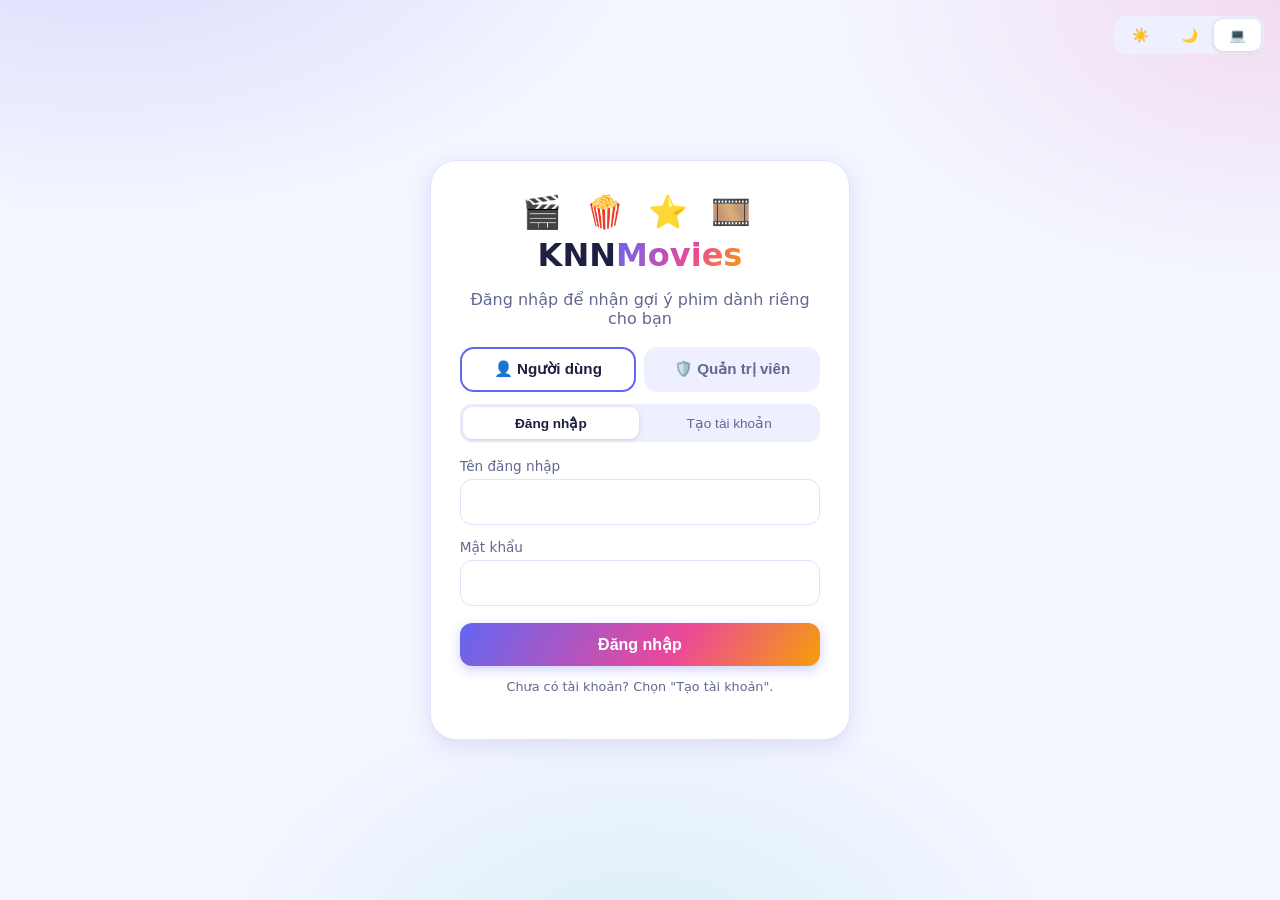
<file: templates/login.html>
<!doctype html>
<html lang="vi">
<head>
  <meta charset="utf-8">
  <meta name="viewport" content="width=device-width,initial-scale=1">
  <title>Đăng nhập – KNN Movies</title>
  <script src="/static/theme.js"></script>
  <link rel="stylesheet" href="/static/style.css">
</head>
<body class="login-body">
  <div class="seg floating" id="themeSeg" role="group" aria-label="Giao diện">
    <button type="button" data-t="light" title="Sáng">☀️</button>
    <button type="button" data-t="dark" title="Tối">🌙</button>
    <button type="button" data-t="system" title="Theo hệ thống">💻</button>
  </div>
  <main class="login-card">
    <div class="login-art">🎬 🍿 ⭐ 🎞️</div>
    <h1>KNN<span class="grad">Movies</span></h1>
    <p class="dim center">Đăng nhập để nhận gợi ý phim dành riêng cho bạn</p>

    <div class="roletabs" role="tablist">
      <button type="button" class="on" data-role="user" role="tab">👤 Người dùng</button>
      <button type="button" data-role="admin" role="tab">🛡️ Quản trị viên</button>
    </div>

    <div class="seg modeseg" id="modeSeg">
      <button type="button" class="on" data-mode="login">Đăng nhập</button>
      <button type="button" data-mode="register">Tạo tài khoản</button>
    </div>

    <form id="form" novalidate>
      <label>Tên đăng nhập <input id="username" autocomplete="username" maxlength="64" required></label>
      <label>Mật khẩu <input id="password" type="password" autocomplete="current-password" maxlength="128" required></label>
      <label id="confirmWrap" hidden>Nhập lại mật khẩu <input id="confirm" type="password" autocomplete="new-password" maxlength="128"></label>
      <button class="btn wide" id="submit" type="submit">Đăng nhập</button>
      <p id="msg" class="msg" role="alert" hidden></p>
    </form>
    <p class="dim center small" id="hint"></p>
  </main>
  <script src="/static/login.js"></script>
</body>
</html>
</file>
<file: static/style.css>
:root{--bg:#f3f5ff;--panel:#fff;--panel2:#eef0ff;--text:#1d2040;--dim:#626890;--line:#e0e4fb;--hover:#eceeff;
--a:#6366f1;--b:#ec4899;--c:#14b8a6;--d:#f59e0b;--shadow:0 6px 20px rgba(80,90,200,.14);--grad:linear-gradient(120deg,#6366f1,#ec4899 60%,#f59e0b)}
:root[data-theme=dark]{--bg:#0d0e1c;--panel:#171934;--panel2:#20234a;--text:#eef0ff;--dim:#a0a6cf;--line:#2a2e58;--hover:#262a52;
--shadow:0 6px 20px rgba(0,0,0,.45);color-scheme:dark}
*{box-sizing:border-box}
body{margin:0;color:var(--text);font-family:system-ui,-apple-system,"Segoe UI",Roboto,sans-serif;min-height:100vh;
background:radial-gradient(900px 500px at 8% -10%,rgba(99,102,241,.18),transparent 60%),radial-gradient(800px 500px at 100% 0,rgba(236,72,153,.15),transparent 55%),
radial-gradient(700px 500px at 50% 110%,rgba(20,184,166,.12),transparent 60%),var(--bg);background-attachment:fixed}
.grad{background:var(--grad);-webkit-background-clip:text;background-clip:text;color:transparent}
.dim{color:var(--dim)}.small{font-size:.8rem}.center{text-align:center}.spacer{flex:1}[hidden]{display:none!important}
/* thanh trên */
.nav{position:sticky;top:0;z-index:20;display:flex;align-items:center;gap:.8rem;padding:.7rem 1.2rem;
background:color-mix(in srgb,var(--panel) 82%,transparent);backdrop-filter:blur(10px);border-bottom:1px solid var(--line)}
.logo{font-weight:800;font-size:1.3rem}.icon{background:var(--panel2);border:0;color:var(--text);width:42px;height:42px;border-radius:12px;font-size:1.3rem;cursor:pointer}
.icon:hover{background:var(--hover)}.rolechip{background:var(--grad);color:#fff;border-radius:999px;padding:.2rem .8rem;font-size:.8rem;font-weight:600}
/* menu trượt */
.overlay{position:fixed;inset:0;background:rgba(10,12,40,.5);z-index:40}
.drawer{position:fixed;top:0;left:0;bottom:0;width:290px;max-width:86vw;z-index:45;background:var(--panel);border-right:1px solid var(--line);
padding:1.2rem;display:flex;flex-direction:column;gap:1.2rem;transform:translateX(-105%);transition:transform .25s ease;box-shadow:var(--shadow);overflow-y:auto}
.drawer.open{transform:none}.who{display:flex;gap:.8rem;align-items:center}
.avatar{width:46px;height:46px;border-radius:50%;background:var(--grad);color:#fff;display:flex;align-items:center;justify-content:center;font-weight:800;font-size:1.2rem}
.side{display:flex;flex-direction:column;gap:.3rem}.side button{background:none;border:0;color:var(--text);text-align:left;padding:.7rem .9rem;border-radius:12px;font-size:1rem;cursor:pointer}
.side button:hover{background:var(--hover)}.side button.on{background:var(--grad);color:#fff}
.side b{background:var(--b);color:#fff;border-radius:999px;padding:0 .5rem;font-size:.78rem;margin-left:.3rem}
.theme{display:flex;flex-direction:column;gap:.5rem;margin-top:auto}
.seg{display:flex;background:var(--panel2);border-radius:12px;padding:3px;gap:2px}.seg button{flex:1;background:none;border:0;color:var(--dim);padding:.5rem .4rem;border-radius:9px;cursor:pointer;font-size:.85rem}
.seg button.on{background:var(--panel);color:var(--text);box-shadow:0 1px 4px rgba(0,0,0,.15);font-weight:600}
/* nội dung */
main{padding:1.2rem 1.4rem 2.5rem;max-width:1400px;margin:auto}.view[hidden]{display:none}
h2{margin:.4rem 0}.hero{padding:2.2rem 2rem;border-radius:22px;background:var(--grad);color:#fff;margin-bottom:1.4rem;box-shadow:var(--shadow)}
.hero h1{margin:0 0 .4rem;font-size:2.2rem}.hero p{margin:0 0 1.2rem;opacity:.95}
.search{position:relative;max-width:560px}
input,select{width:100%;padding:.8rem 1rem;border-radius:12px;border:1px solid var(--line);background:var(--panel);color:var(--text);font-size:1rem}
input:focus,select:focus{outline:2px solid var(--a);outline-offset:1px}
.sugbox{position:absolute;left:0;right:0;top:110%;background:var(--panel);color:var(--text);border:1px solid var(--line);border-radius:12px;overflow:hidden;z-index:30;box-shadow:var(--shadow)}
.sug{padding:.6rem 1rem;cursor:pointer}.sug:hover{background:var(--hover)}
.row h3{margin:1.4rem 0 .6rem}.scroll{display:flex;gap:.9rem;overflow-x:auto;padding:.3rem .2rem .8rem;scrollbar-width:thin}
.card{flex:0 0 165px;background:var(--panel);border-radius:16px;overflow:hidden;cursor:pointer;transition:transform .15s,box-shadow .15s;box-shadow:0 2px 8px rgba(80,90,200,.1);border:1px solid var(--line)}
.card:hover{transform:translateY(-4px) scale(1.03);box-shadow:var(--shadow)}
.poster{position:relative;height:215px;display:flex;align-items:center;justify-content:center}.poster .em{font-size:3.4rem;filter:drop-shadow(0 3px 6px rgba(0,0,0,.3))}
.poster img{position:absolute;inset:0;width:100%;height:100%;object-fit:cover}
.meta{padding:.6rem .7rem .8rem}.meta .t{font-weight:700;font-size:.92rem;line-height:1.2}.meta .y{color:var(--dim);font-size:.75rem;margin-top:.2rem}
.badge{margin-top:.35rem;font-size:.78rem;font-weight:700;color:var(--a)}.note{font-size:.7rem;color:var(--dim);margin-top:.15rem}
.grid{display:flex;flex-wrap:wrap;gap:.9rem;margin-top:1rem}
.btn{background:var(--grad);color:#fff;border:0;padding:.75rem 1.4rem;border-radius:12px;font-size:1rem;font-weight:600;cursor:pointer;box-shadow:0 4px 12px rgba(99,102,241,.3)}
.btn:hover{filter:brightness(1.07)}.btn:disabled{opacity:.6;cursor:wait}.btn.ghost{background:var(--panel2);color:var(--text);box-shadow:none}.btn.on{outline:3px solid var(--c)}.btn.wide{width:100%}
.chips{margin:1rem 0;line-height:2.3}.chip{display:inline-block;background:var(--panel2);border-radius:999px;padding:.15rem .75rem;margin:0 .3rem .3rem 0;font-size:.85rem;cursor:pointer}
.chip:hover{background:var(--hover)}.form{display:flex;flex-wrap:wrap;gap:1rem;align-items:end;margin:1rem 0}.form label{display:flex;flex-direction:column;gap:.3rem;color:var(--dim);font-size:.85rem}
.modal-bg{position:fixed;inset:0;background:rgba(10,12,40,.6);z-index:50;display:flex;align-items:flex-start;justify-content:center;overflow:auto;padding:3rem 1rem}
.modal{background:var(--panel);border-radius:20px;max-width:900px;width:100%;padding:1.6rem;box-shadow:var(--shadow)}.modal h2{margin:.2rem 0}
.tags span{display:inline-block;background:var(--panel2);border-radius:999px;padding:.1rem .7rem;font-size:.8rem;margin:.4rem .3rem 0 0}.actions{display:flex;gap:.7rem;margin:1rem 0}
.x{float:right;background:none;border:0;color:var(--dim);font-size:1.6rem;cursor:pointer}
.toast{position:fixed;bottom:1.5rem;left:50%;transform:translateX(-50%);background:var(--text);color:var(--bg);padding:.7rem 1.2rem;border-radius:12px;z-index:60;box-shadow:var(--shadow)}
.foot{text-align:center;color:var(--dim);font-size:.78rem;padding:1.5rem}.err{color:#e11d48}
/* quản trị */
.stats{display:grid;grid-template-columns:repeat(auto-fill,minmax(180px,1fr));gap:.9rem;margin:1rem 0 1.5rem}
.stat{background:var(--panel);border:1px solid var(--line);border-radius:16px;padding:1rem;box-shadow:0 2px 8px rgba(80,90,200,.08)}
.stat .sv{font-size:1.5rem;font-weight:800;background:var(--grad);-webkit-background-clip:text;background-clip:text;color:transparent;word-break:break-word}.stat .sl{color:var(--dim);font-size:.82rem;margin-top:.2rem}
.tablewrap{overflow-x:auto;background:var(--panel);border:1px solid var(--line);border-radius:16px}
table{width:100%;border-collapse:collapse}th,td{padding:.7rem 1rem;text-align:left;border-bottom:1px solid var(--line)}th{color:var(--dim);font-size:.8rem;text-transform:uppercase}
tr:last-child td{border-bottom:0}.del{background:#fee2e2;color:#b91c1c;border:0;border-radius:8px;padding:.3rem .7rem;cursor:pointer}.del:hover{background:#fecaca}
:root[data-theme=dark] .del{background:#4c1d2b;color:#fda4af}
/* trang đăng nhập */
.login-body{display:flex;align-items:center;justify-content:center;padding:1rem}
.login-card{width:100%;max-width:420px;background:var(--panel);border:1px solid var(--line);border-radius:26px;padding:2rem 1.8rem;box-shadow:var(--shadow)}
.login-art{text-align:center;font-size:2rem;letter-spacing:.4rem}.login-card h1{text-align:center;margin:.3rem 0;font-size:2rem}
.roletabs{display:grid;grid-template-columns:1fr 1fr;gap:.5rem;margin:1.2rem 0 .8rem}
.roletabs button{background:var(--panel2);border:2px solid transparent;color:var(--dim);padding:.7rem;border-radius:14px;cursor:pointer;font-size:.95rem;font-weight:600}
.roletabs button.on{border-color:var(--a);color:var(--text);background:var(--panel)}.modeseg{margin-bottom:1rem}
form label{display:flex;flex-direction:column;gap:.3rem;color:var(--dim);font-size:.85rem;margin-bottom:.9rem}form .btn{margin-top:.2rem}
.msg{background:#fee2e2;color:#b91c1c;border-radius:10px;padding:.6rem .8rem;font-size:.88rem;margin:.8rem 0 0}
:root[data-theme=dark] .msg{background:#4c1d2b;color:#fda4af}.floating{position:fixed;top:1rem;right:1rem;width:150px}
@media(max-width:640px){main{padding:1rem}.card{flex-basis:140px}.poster{height:180px}.hero h1{font-size:1.7rem}}
</file>
